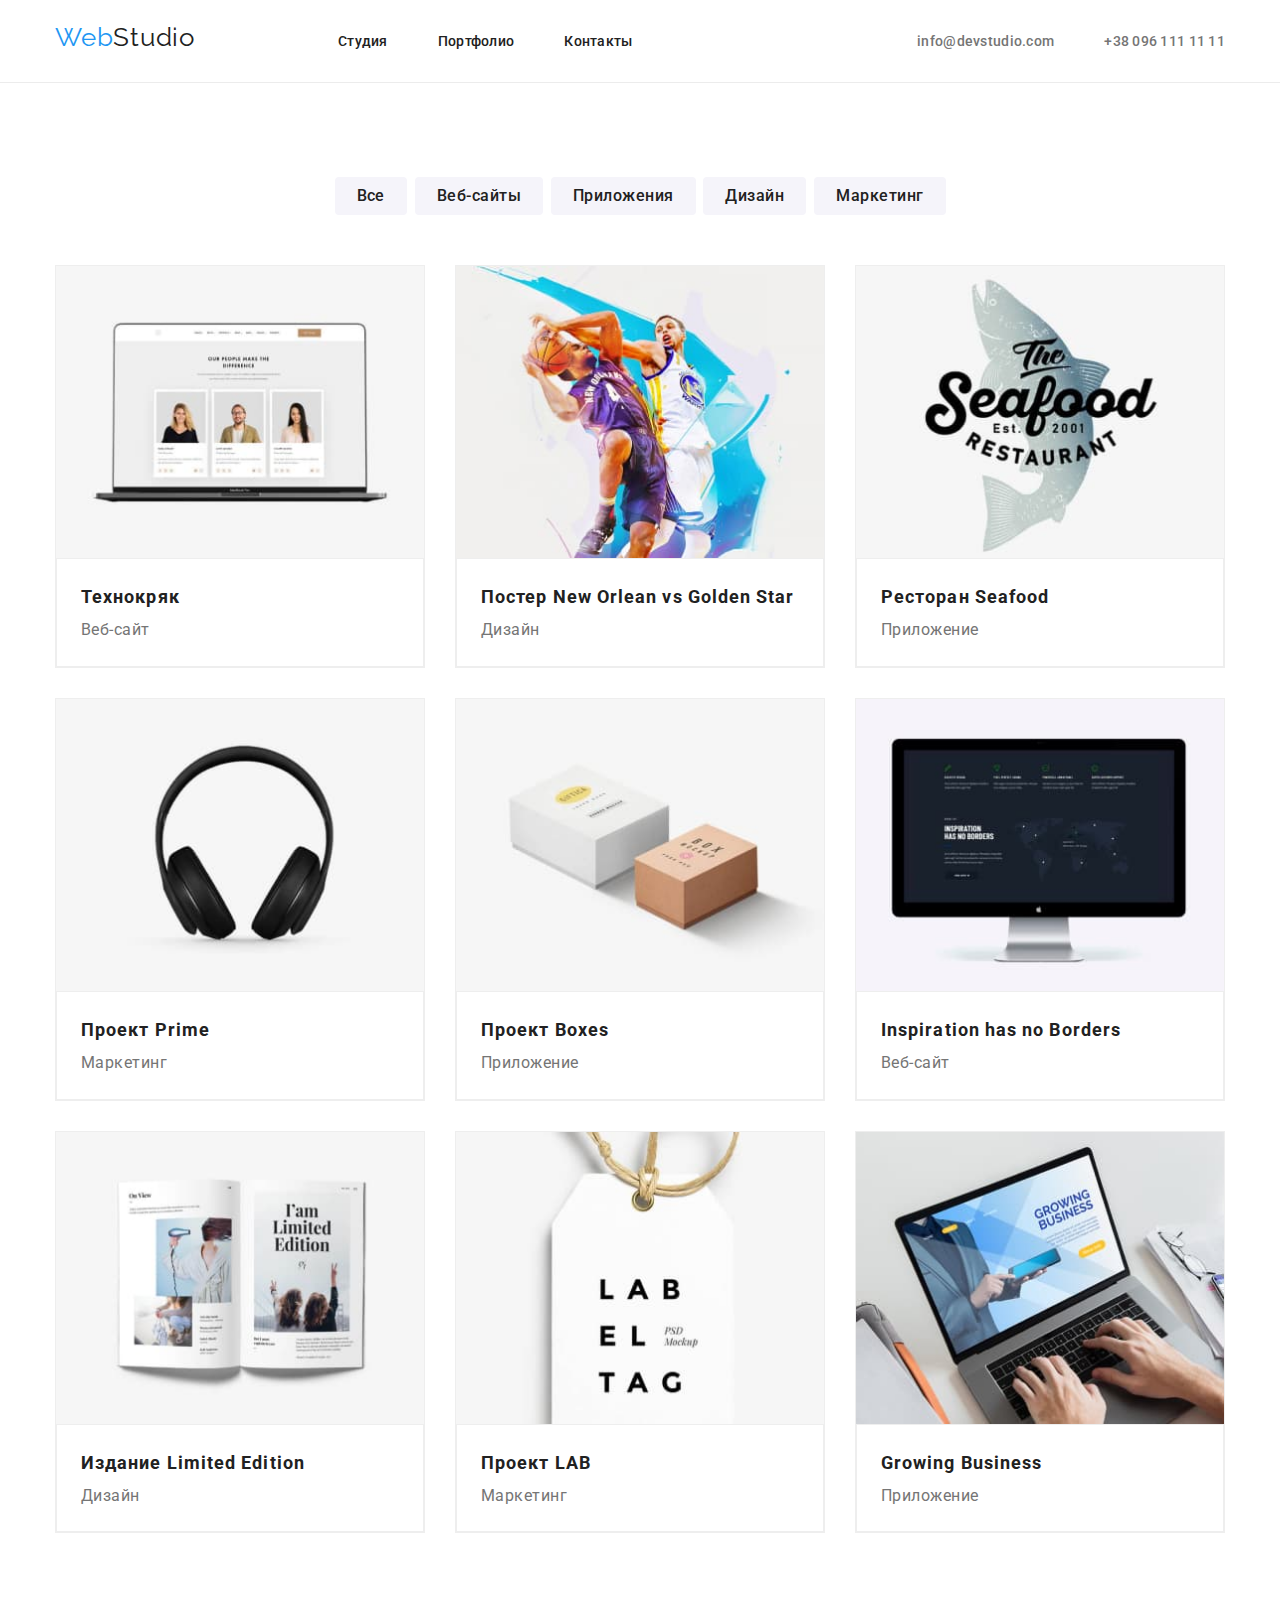
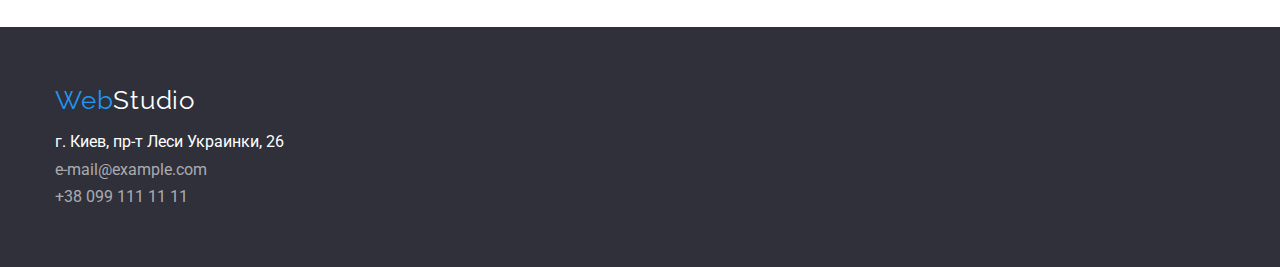
<file: portfolio.html>
<!DOCTYPE html>
<html lang="en">
<head>
    <meta charset="UTF-8">
    <meta http-equiv="X-UA-Compatible" content="IE=edge">
    <meta name="viewport" content="width=device-width, initial-scale=1.0">
    <title>Portfolio</title>
    <link rel="stylesheet" href="./modern-normalize.css/modern-normalize.css">
    <link rel="preconnect" href="https://fonts.googleapis.com">
    <link rel="preconnect" href="https://fonts.gstatic.com" crossorigin>
    <link href="https://fonts.googleapis.com/css2?family=Raleway:wght@700&family=Roboto:wght@400;500;700;900&display=swap"
        rel="stylesheet">
    <link rel="stylesheet" href="./css/styles.css">
    
</head>
<body>
    <header class="page-header">
        <div class="container">
            <div class="container-hedear">
                <a href="" class="logo"><span>Web</span>Studio</a>
                <div class="container-nav">
                    <ul class="site-nav">
                        <li><a href="./index.html">Студия</a></li>
                        <li><a href="./portfolio.html">Портфолио</a></li>
                        <li><a href="">Контакты</a></li>
                    </ul>
                </div>

                <div class="container-contact">
                    <ul class="contact">
                        <li><a href="mailto:info@devstudio.com">info@devstudio.com</a></li>
                        <li><a href="tel:+380961111111">+38 096 111 11 11</a></li>
                    </ul>
                </div>
            </div>
        </div>
    </header>
    <main>
        <section class="section">
            <div class="container">
                <h1 class="completed-work">Выполненые работы</h1>
                <ul class="filter-list">
                    <li><button type="button" class="filter">Все</button></li>
                    <li><button type="button" class="filter">Веб-сайты</button></li>
                    <li><button type="button" class="filter">Приложения</button></li>
                    <li><button type="button" class="filter">Дизайн</button></li>
                    <li><button type="button" class="filter">Маркетинг</button></li>
                </ul>
        
                <ul class="card-list">
                    <li class="card-item">
                        <a href=""><img src="./images/technocryk.jpg" alt="three-cards-on-the-screen" width="370">
                            <div class="card-text">
                                <h2 class="card-title">Технокряк</h2>
                                <p class="text">Веб-сайт</p>
                            </div>
                        </a>
                    </li>

                    <li class="card-item">
                        <a href=""><img src="./images/poster-new-orlean-golden-star.jpg" alt="basketball-poster" width="370">
                            <div class="card-text">
                                <h2 class="card-title">Постер New Orlean vs Golden Star</h2>
                                <p class="text">Дизайн</p>
                            </div>
                        </a>
                        
                    </li>

                    <li class="card-item">
                        <a href="">
                            <img src="./images/a-restaurant-seafood.jpg" alt="label-seafood" width="370">
                            <div class="card-text">
                                <h2 class="card-title">Ресторан Seafood</h2>
                                <p class="text">Приложение</p>
                            </div>
                        </a>
                        
                    </li>

                    <li class="card-item">
                        <a href="">
                            <img src="./images/project-prime.jpg" alt="headphones" width="370">
                            <div class="card-text">
                                <h2 class="card-title">Проект Prime</h2>
                                <p class="text">Маркетинг</p>
                            </div>
                        </a>
                        
                    </li>

                    <li class="card-item">
                        <a href="">
                            <img src="./images/project-boxes.jpg" alt="boxes" width="370">
                            <div class="card-text">
                                <h2 class="card-title">Проект Boxes</h2>
                                <p class="text">Приложение</p>
                            </div>
                        </a>
                        
                    </li>

                    <li class="card-item">
                        <a href="">
                            <img src="./images/inspiration-has-no-borders.jpg" alt="computer-monitor" width="370">
                            <div class="card-text">
                                <h2 class="card-title">Inspiration has no Borders</h2>
                                <p class="text">Веб-сайт</p>
                            </div>
                        </a>
                        
                    </li>

                    <li class="card-item">
                        <a href="">
                            <img src="./images/edition-limited-edition.jpg" alt="open-books" width="370">
                            <div class="card-text">
                                <h2 class="card-title">Издание Limited Edition</h2>
                                <p class="text">Дизайн</p>
                            </div>
                        </a>
                        
                    </li>

                    <li class="card-item">
                        <a href="">
                            <img src="./images/project-lab.jpg" alt="tag" width="370">
                            <div class="card-text">
                                <h2 class="card-title">Проект LAB</h2>
                                <p class="text">Маркетинг</p>
                            </div>
                        </a>
                        
                    </li>

                    <li class="card-item">
                        <a href="">
                            <img src="./images/growing-business.jpg" alt="website-visitor" width="370">
                            <div class="card-text">
                                <h2 class="card-title">Growing Business</h2>
                                <p class="text">Приложение</p>
                            </div>
                        </a>
                        
                    </li>
                </ul>
            </div>
        </section>
    </main>
    <footer class="page-footer">
        <div class="container">
            <div class="container-footer">
                <a href="" class="footer-logo"><span>Web</span>Studio</a>
                <address>
                    <ul class="contact-list">
                        <li><a href="" class="address-item">г. Киев, пр-т Леси Украинки, 26</a></li>
                        <li><a href="mailto:" class="email-item">e-mail@example.com</a></li>
                        <li><a href="tel:+380991111111" class="tel-item">+38 099 111 11 11</a></li>
                    </ul>
                </address>
            </div>
        </div>
    </footer>
</body>
</html>
</file>
<file: css/styles.css>
:root {
  --page-bg-color: #ffffff;
  --img-bg-color: #eeeeee;
  --bg-hero-color: #2f303a;
  --footer-color: #2f303a;
  --color-of-headers: #212121;
  --text-color: #757575;
  --accent-color: #2196f3;
  --logo-color: #2196f3;
  --card-shadow: 0px 2px 1px -1px rgba(0, 0, 0, 0.2), 0px 1px 1px 0px rgba(0, 0, 0, 0.14),
    0px 1px 3px 0px rgba(0, 0, 0, 0.12);
}

body {
  font-family: 'Roboto', 'Raleway', sans-serif;
  color: var(--color-of-headers);
  background-color: var(--page-bg-color);
}

h1,
h2,
h3,
h4,
h5,
h6,
p,
ul {
  margin: 0;
  padding: 0;
  list-style: none;
}

img {
  display: block;
  width: 100%;
  height: auto;
}

/* header */
.page-header {
  border-bottom: 1px solid #ececec;
}

.container-hedear {
  display: flex;
}

.container {
  width: 1200px;
  margin-left: auto;
  margin-right: auto;
  padding-left: 15px;
  padding-right: 15px;
}

.container-nav {
  display: flex;
  flex-direction: row;
  margin-left: 93px;
  margin-top: 32px;
  margin-bottom: 32px;
}

.container-contact {
  display: flex;
  flex-direction: row;
  margin-left: auto;
  margin-top: 32px;
  margin-bottom: 32px;
}

/* logo */
.logo {
  padding-top: 24px;
  padding-bottom: 25px;
}

.logo,
.footer-logo {
  font-family: 'Raleway', sans-serif;
  font-size: 26px;
  line-height: 1.2;
  line-height: 100%;
  letter-spacing: 0.03em;
  color: var(--color-of-headers);
  text-decoration: none;
}

span {
  color: var(--logo-color);
}

/* navigation */
.site-nav,
.contact {
  display: flex;
  flex-direction: row;
}

.site-nav a {
  color: var(--color-of-headers);
}

.site-nav a,
.contact a {
  font-weight: 500;
  font-size: 14px;
  line-height: 1.1;
  line-height: 100%;
  letter-spacing: 0.02em;
  text-decoration: none;
  margin-left: 50px;
}

/* contact */
.contact a {
  color: var(--text-color);
}

/* hero */
.section,
.section-team {
  padding-top: 94px;
  padding-bottom: 94px;
}

.section-hero {
  padding-top: 200px;
  padding-bottom: 200px;
  background-image: url('./images/img-6.jpg');
  /* background-image: url('images/img-6'); */
  background-color: rgba(47, 48, 58, 0.4);
}

.hero-title {
  font-weight: 900;
  font-size: 44px;
  line-height: 1.4;
  letter-spacing: 0.06em;
  text-align: center;
  color: #ffffff;
}

.button {
  display: block;
  margin-top: 30px;
  margin-left: auto;
  margin-right: auto;
  font-weight: bold;
  font-size: 16px;
  line-height: 1.9;
  letter-spacing: 0.06em;
  color: #ffffff;
  width: 200px;
  height: 50px;
  background: #2196f3;
  border-radius: 4px;
  border: none;
  cursor: pointer;
}

/* experience */
.experience-list {
  display: flex;
  justify-content: space-between;
  flex-wrap: wrap;
  flex-basis: calc(100% / 4);
}

.experience-list > li {
  width: 270px;
}

.experience-title {
  font-weight: bold;
  font-size: 14px;
  line-height: 1.1;
  letter-spacing: 0.03em;
  color: var(--color-of-headers);
  margin-bottom: 10px;
}

.experience-text {
  font-size: 14px;
  line-height: 1.7;
  letter-spacing: 0.03em;
  color: var(--text-color);
}

/* activity */
.section-activity {
  padding-bottom: 94px;
}

.activity-list {
  display: flex;
}

.activity-list > li:not(:first-child) {
  margin-left: 30px;
}

.activity-title {
  margin-bottom: 50px;
}

.activity-title,
.team-header {
  font-weight: bold;
  font-size: 36px;
  line-height: 1.2;
  letter-spacing: 0.03em;
  color: var(--color-of-headers);
  text-align: center;
}

/* our team */
.section-team {
  background: #f5f4fa;
}
.team-header {
  margin-bottom: 50px;
}

.team-list {
  display: flex;
}

.team-list > li:not(:first-child) {
  margin-left: 30px;
}

.team-text {
  padding-top: 30px;
  padding-bottom: 30px;
  background: #ffffff;
  box-shadow: 0px 1px 3px rgba(0, 0, 0, 0.12), 0px 1px 1px rgba(0, 0, 0, 0.14),
    0px 2px 1px rgba(0, 0, 0, 0.2);
  border-radius: 0px 0px 4px 4px;
}

.employee,
.speciality {
  font-size: 16px;
  line-height: 1.2;
  letter-spacing: 0.03em;
  text-align: center;
}

.employee {
  font-weight: 500;
  margin-bottom: 10px;
  color: var(--color-of-headers);
}

.speciality {
  color: var(--text-color);
}

/* footer */
.page-footer {
  padding-top: 60px;
  padding-bottom: 60px;
  background-color: var(--footer-color);
}

.container-footer {
  display: block;
}

.footer-logo {
  display: inline-block;
  color: #ffffff;
  margin-bottom: 20px;
}

.contact-list > a {
  font-size: 14px;
  line-height: 1.7;
  letter-spacing: 0.03em;
}

.contact-list > li {
  margin-bottom: 9px;
}

.contact-list > li:last-child {
  margin-bottom: 0;
}

.logo:hover,
.logo:focus,
.logo:active,
.footer-logo:focus,
.footer-logo:hover,
.footer-logo:active,
.site-nav a:hover,
.site-nav a:focus,
.site-nav a:active,
.contact a:hover,
.contact a:focus,
.contact :active,
.contact-list a:hover,
.contact-list a:focus,
.contact-list:active {
  color: var(--accent-color);
}

.address-item {
  color: #ffffff;
}

.address-item,
.email-item,
.tel-item {
  font-style: initial;
  text-decoration: none;
}

.email-item,
.tel-item {
  color: rgba(255, 255, 255, 0.6);
}

.completed-work {
  display: none;
}

.filter-list {
  display: flex;
  justify-content: space-between;
  margin-left: auto;
  margin-right: auto;
  margin-bottom: 50px;
  width: 611px;
}

.filter {
  font-weight: 500;
  font-size: 16px;
  line-height: 1.6;
  letter-spacing: 0.03em;
  color: var(--color-of-headers);
  background: #f5f4fa;
  border: none;
  padding: 6px 22px 6px 22px;
  border-radius: 4px;
  box-shadow: none;
  cursor: pointer;
}

.filter:hover,
.filter:focus,
.filter:active {
  color: #ffffff;
  background-color: var(--accent-color);
  box-shadow: 0px 3px 1px rgba(0, 0, 0, 0.1), 0px 1px 2px rgba(0, 0, 0, 0.08),
    0px 2px 2px rgba(0, 0, 0, 0.12);
}

.card-list {
  display: flex;
  flex-wrap: wrap;
  margin-left: -30px;
  margin-bottom: -30px;
}

.card-list > .card-item {
  flex-basis: calc(100% / 3 - 30px);
  background: #ffffff;
  margin-left: 30px;
  margin-bottom: 30px;
  border: 1px solid #eeeeee;
}

.card-item > a {
  display: block;
  text-decoration: none;
}

.card-item:hover {
  border: 1px solid #eeeeee;
  box-sizing: border-box;
  box-shadow: 0px 1px 1px rgba(0, 0, 0, 0.12), 0px 4px 4px rgba(0, 0, 0, 0.06),
    1px 4px 6px rgba(0, 0, 0, 0.16);
}

.card-title {
  font-weight: bold;
  font-size: 18px;
  line-height: 2;
  letter-spacing: 0.06em;
  color: var(--color-of-headers);
}

.text {
  font-size: 16px;
  line-height: 1.9;
  letter-spacing: 0.03em;
  color: var(--text-color);
}

.card-text {
  border: 1px solid #eeeeee;
  box-sizing: border-box;
  padding: 20px 24px 20px 24px;
}
</file>
